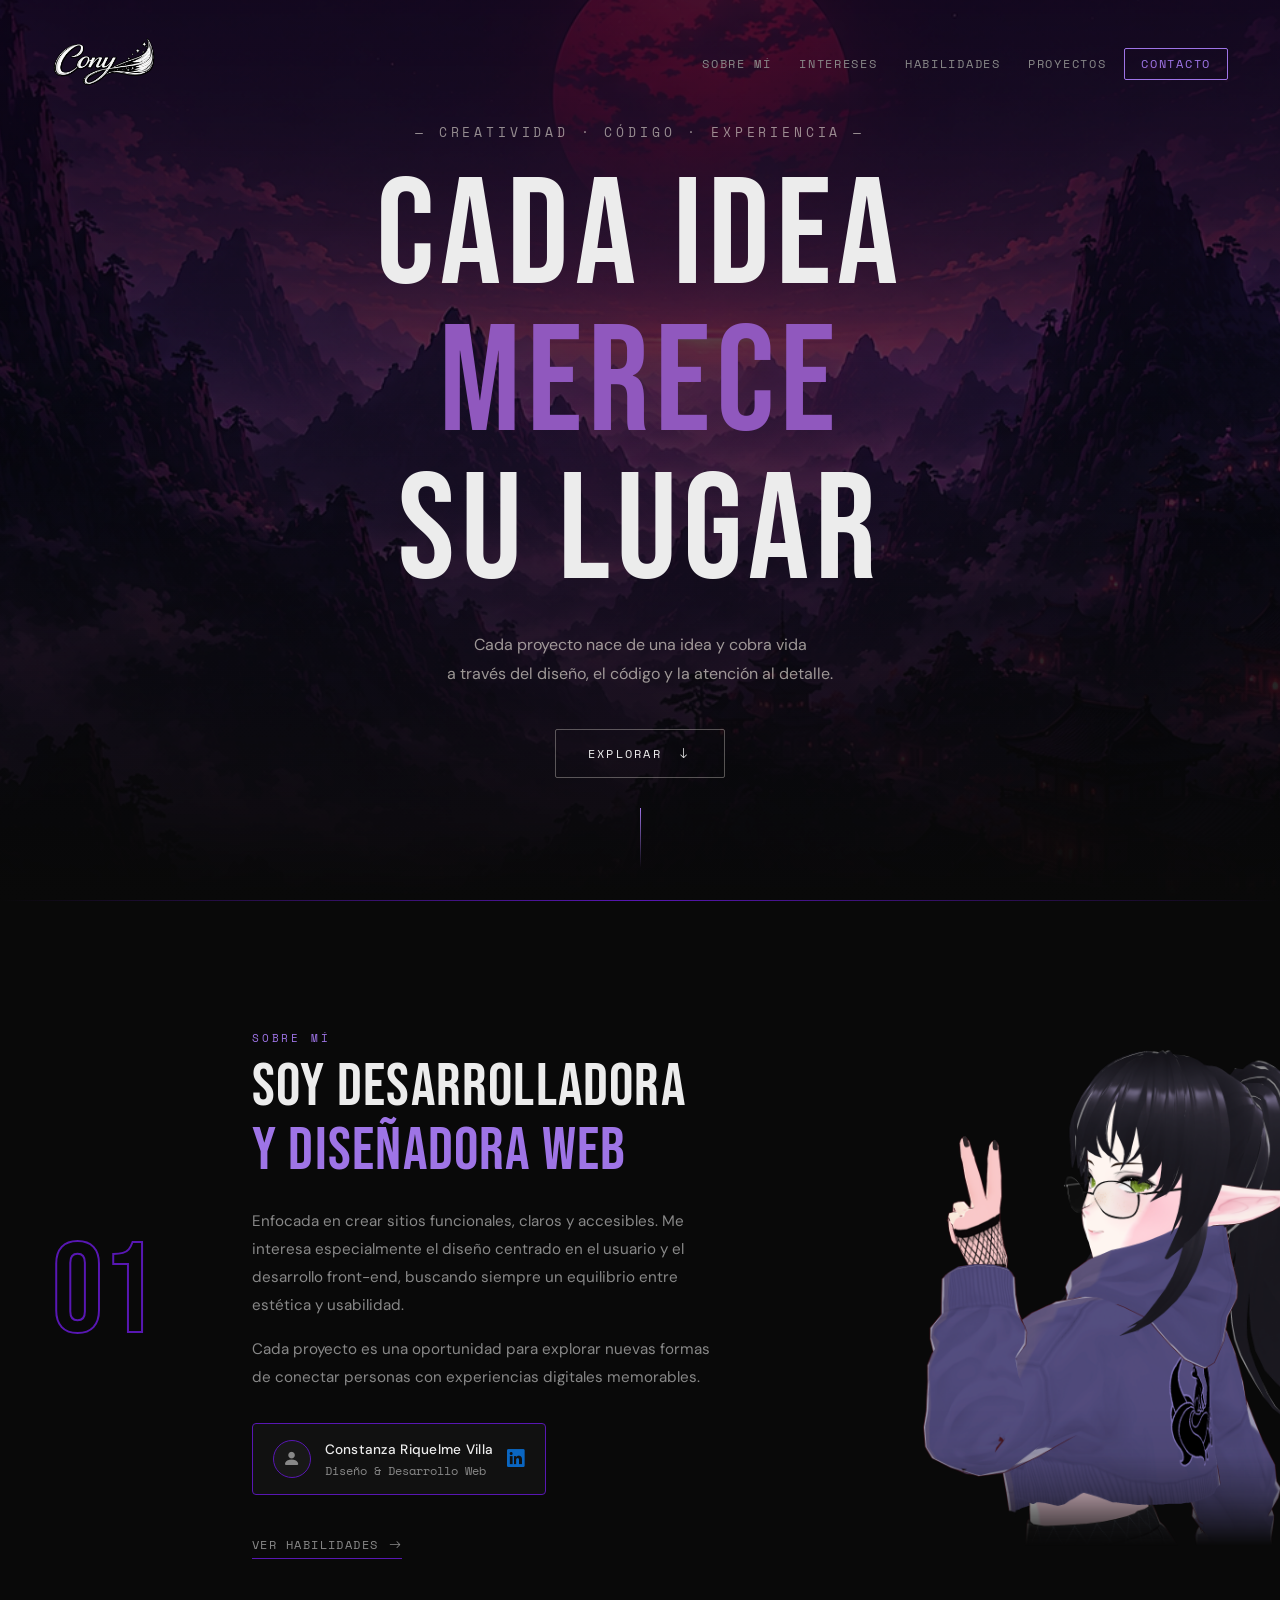
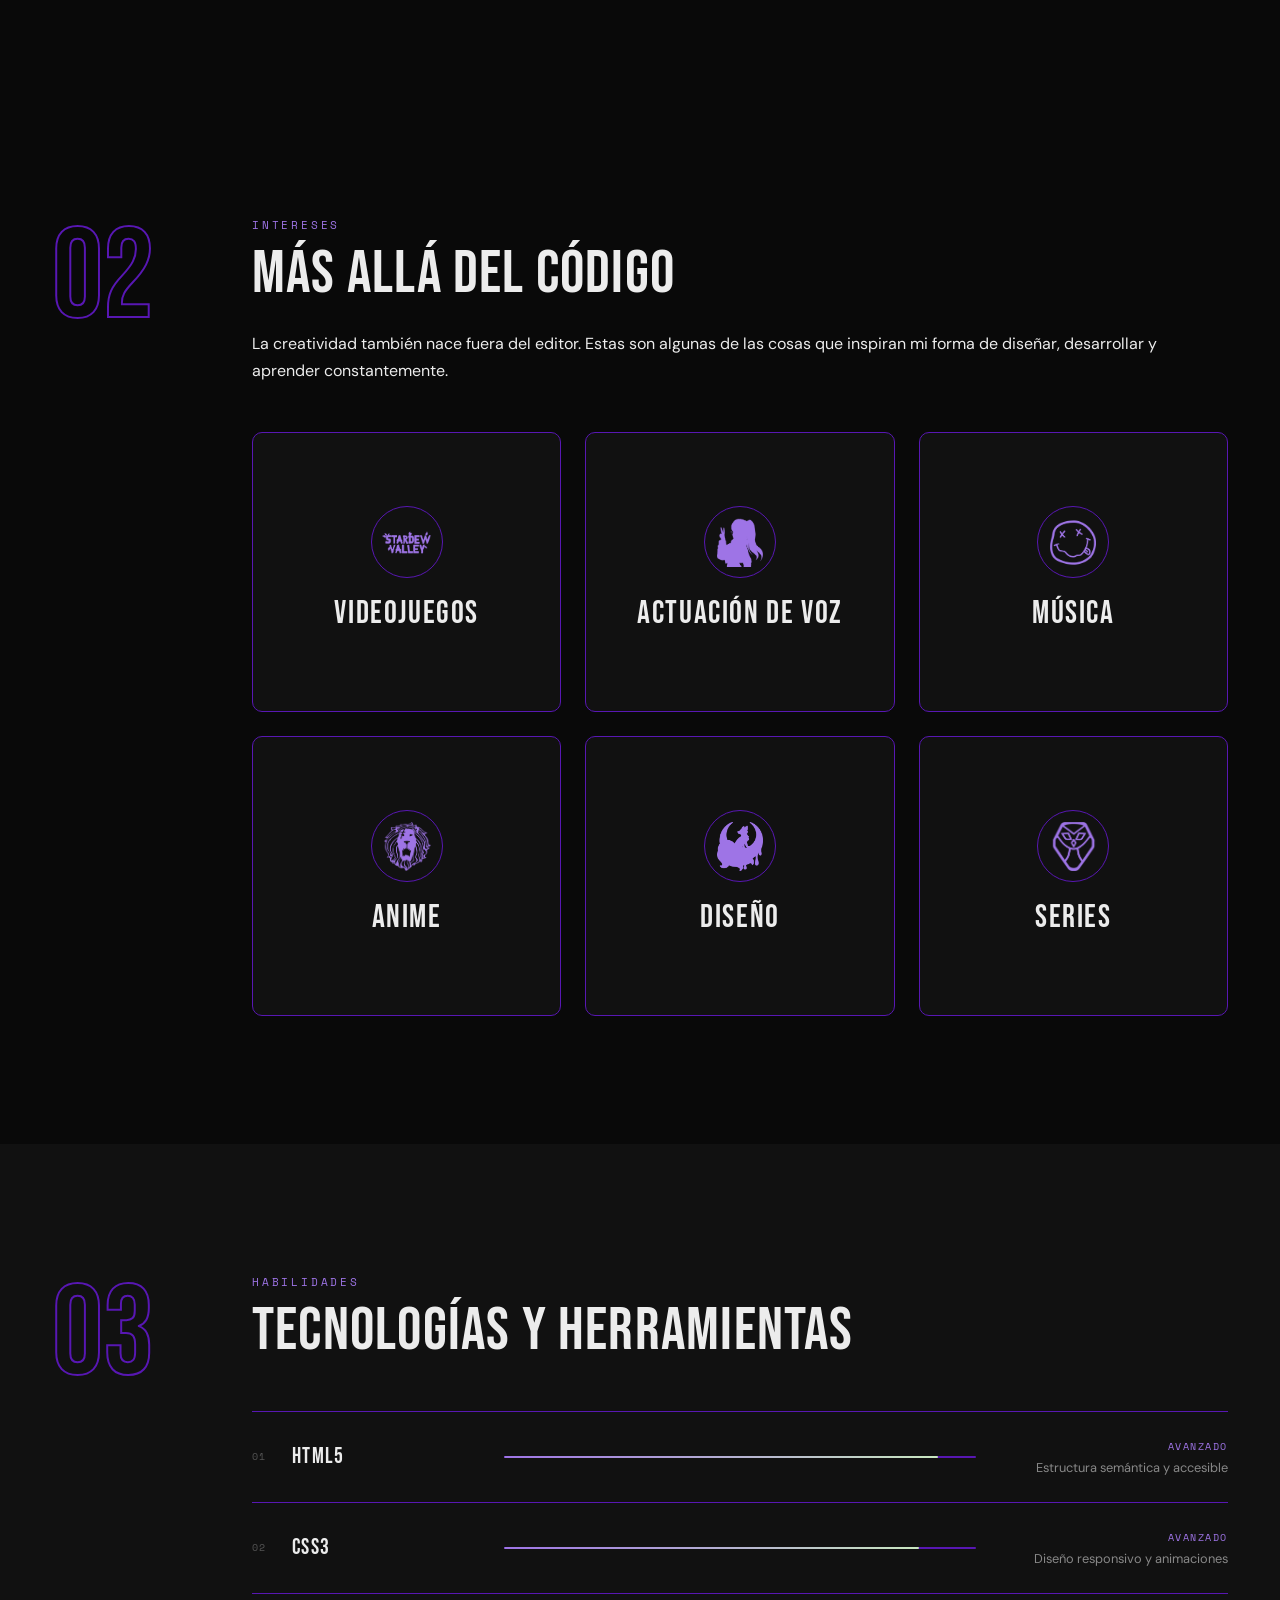
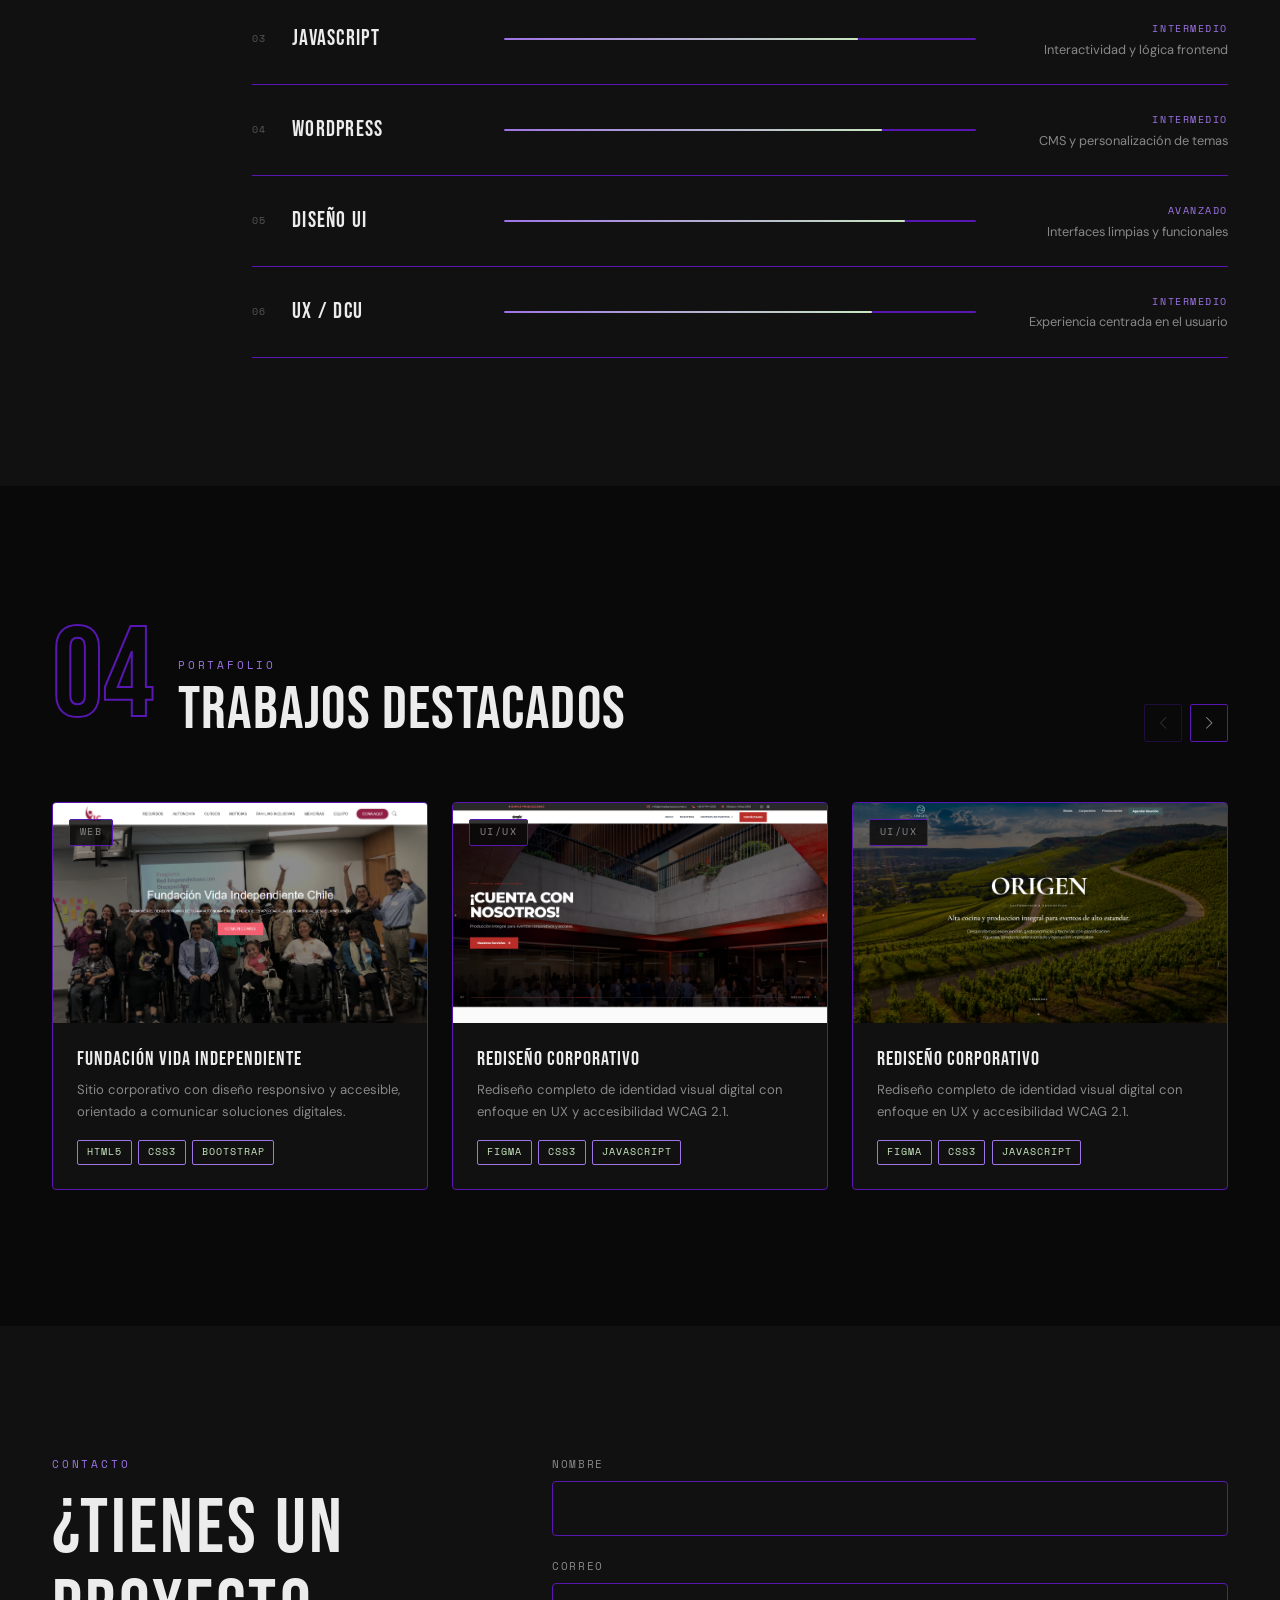
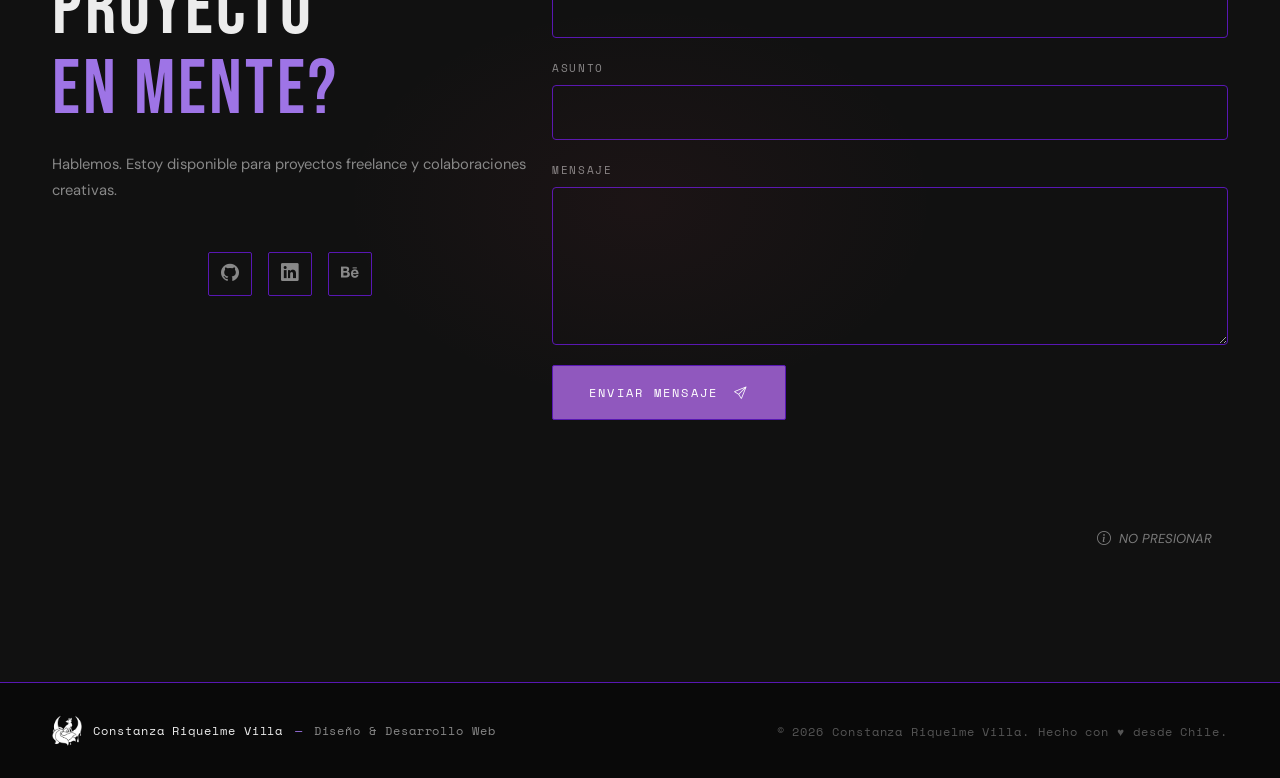
<file: index.html>
<!DOCTYPE html>
<html lang="es-CL">
<head>
  <meta charset="UTF-8" />
  <meta name="viewport" content="width=device-width, initial-scale=1.0" />
  <meta name="description" content="Constanza Riquelme Villa — Diseñadora y Desarrolladora Web. Portfolio profesional de diseño UX/UI y desarrollo frontend." />
  <meta name="author" content="Constanza Riquelme Villa" />
  <meta name="theme-color" content="#0a0a0a" />
  <title>Portafolio — Cony</title>

  <!-- Open Graph / SEO -->
  <meta property="og:type" content="website" />
  <meta property="og:title" content="Constanza Riquelme Villa" />
  <meta property="og:description" content="Creo sitios web funcionales, claros y centrados en la experiencia del usuario." />
  <meta property="og:locale" content="es_CL" />

  <link rel="icon" href="assets/img/zorro_blackedge.png" type="image/png">

  <!-- Bootstrap / Iconos / Fuentes -->
  <link rel="stylesheet" href="https://cdn.jsdelivr.net/npm/bootstrap@5.3.3/dist/css/bootstrap.min.css">
  <link rel="stylesheet" href="https://cdn.jsdelivr.net/npm/bootstrap-icons@1.11.3/font/bootstrap-icons.min.css">
  <link rel="stylesheet" href="https://fonts.googleapis.com/css2?family=Bebas+Neue&family=DM+Sans:ital,wght@0,300;0,400;0,500;1,300&family=Space+Mono:wght@400;700&display=swap">

  <!-- Estilos propios -->
  <link rel="stylesheet" href="assets/css/style.css">
</head>
<body>

  <!-- ===================== SKIP LINK (ACCESIBILIDAD W3C) ===================== -->
  <a href="#main-content" class="skip-link">Saltar al contenido principal</a>

  <!-- ===================== NAVBAR (cargado desde partials/nav.html vía main.js) ===================== -->
  <header role="banner" id="nav-mount"></header>

  <main id="main-content" role="main">

    <!-- ===== HERO / PARALLAX ===== -->
    <section
      id="inicio"
      class="hero-section"
      aria-label="Presentación principal"
    >
      <div class="parallax-bg" aria-hidden="true" id="parallaxBg"></div>
      <div class="hero-overlay" aria-hidden="true"></div>

      <div class="hero-content container text-center">
        <p class="hero-eyebrow">
          <span aria-hidden="true">— </span>CREATIVIDAD · CÓDIGO · EXPERIENCIA<span aria-hidden="true"> —</span>
        </p>

        <h1 class="hero-title" aria-label="Diseño y Desarrollo Web">
          <span class="hero-title-line" aria-hidden="true">CADA IDEA</span>
          <span class="hero-title-line accent" aria-hidden="true">MERECE</span>
          <span class="hero-title-line" aria-hidden="true">SU LUGAR</span>
        </h1>

        <p class="hero-subtitle">
          Cada proyecto nace de una idea y cobra vida <br> a través del diseño, el código y la atención al detalle.
        </p>

        <a href="#sobre-mi" class="btn-hero" aria-label="Explorar mi portfolio y conocer más">
          Explorar
          <i class="bi bi-arrow-down ms-2" aria-hidden="true"></i>
        </a>
      </div>

      <div class="scroll-indicator" aria-hidden="true">
        <span class="scroll-line"></span>
      </div>
    </section>

    <!-- ===== SECCIÓN 01: SOBRE MÍ ===== -->
    <section id="sobre-mi" class="section-sobre py-section" aria-labelledby="h2-sobre">
      <div class="container">
        <div class="row align-items-center gy-5">

          <div class="col-12 col-lg-2 d-flex align-items-start">
            <div class="section-num" aria-hidden="true">01</div>
          </div>

          <div class="col-12 col-lg-5">
            <p class="section-label mb-2" aria-hidden="true">SOBRE MÍ</p>

            <h2 id="h2-sobre" class="section-title mb-4">
              Soy Desarrolladora<br>
              <span class="accent-text">y Diseñadora Web</span>
            </h2>

            <div class="sobre-body">
              <p>Enfocada en crear sitios funcionales, claros y accesibles. Me interesa especialmente el diseño centrado en el usuario y el desarrollo front-end, buscando siempre un equilibrio entre estética y usabilidad.</p>
              <p>Cada proyecto es una oportunidad para explorar nuevas formas de conectar personas con experiencias digitales memorables.</p>
            </div>

            <div class="sobre-links">
              <div class="linkedin-card" role="complementary" aria-label="Perfil profesional">
                <a href="https://www.linkedin.com/in/constanza-riquelme-villa-a9274427a/" class="linkedin-inner" target="_blank" rel="noopener noreferrer">
                  <div class="linkedin-avatar">
                    <i class="bi bi-person-fill"></i>
                  </div>
                  <div class="linkedin-info">
                    <strong>Constanza Riquelme Villa</strong>
                    <span>Diseño &amp; Desarrollo Web</span>
                  </div>
                  <i class="bi bi-linkedin linkedin-icon"></i>
                </a>
              </div>

              <a href="#habilidades" class="link-section">
                Ver habilidades
                <i class="bi bi-arrow-right ms-1"></i>
              </a>
            </div>
          </div>

          <div class="col-12 col-lg-5">
            <div class="about-image">
              <img
                src="assets/img/avatar.png"
                alt="Constanza Riquelme Villa"
              >
            </div>
          </div>

        </div>
      </div>
    </section>

    <!-- ===== SECCIÓN 02: INTERESES ===== -->
    <section id="intereses" class="section-interests py-section" aria-labelledby="h2-intereses">
      <div class="container">
        <div class="row gy-5">

          <div class="col-12 col-lg-2 d-flex align-items-start">
            <div class="section-num" aria-hidden="true">02</div>
          </div>

          <div class="col-12 col-lg-10">
            <p class="section-label mb-2" aria-hidden="true">INTERESES</p>
            <h2 id="h2-intereses" class="section-title mb-4">
              Más allá del código
            </h2>
            <p class="section-intro mb-5">
              La creatividad también nace fuera del editor. Estas son algunas de las cosas que inspiran mi forma de diseñar, desarrollar y aprender constantemente.
            </p>

            <div class="row g-4">

              <div class="col-md-6 col-xl-4">
                <div class="interest-card" style="--hover-color: #17c4b8;">
                  <div class="interest-card-inner">
                    <div class="interest-front">
                      <div class="interest-icon interest-icon--custom" style="--icon-url: url('../img/game.png');">
                        <span class="icon-mask" aria-hidden="true"></span>
                      </div>
                      <h3>Videojuegos</h3>
                    </div>
                    <div class="interest-back">
                      <h4>Videojuegos</h4>
                      <p>Cada juego tiene un mensaje que entregar, y si no es para aprender algo, simplemente me gusta el a veces poder ocupar mi tiempo libre en ellos.</p>
                    </div>
                  </div>
                </div>
              </div>

              <div class="col-md-6 col-xl-4">
                <div class="interest-card" style="--hover-color: #d530db;">
                  <div class="interest-card-inner">
                    <div class="interest-front">
                      <div class="interest-icon interest-icon--custom" style="--icon-url: url('../img/avatar.png');">
                        <span class="icon-mask" aria-hidden="true"></span>
                      </div>
                      <h3>Actuación de voz</h3>
                    </div>
                    <div class="interest-back">
                      <h4>Actuación de voz</h4>
                      <p>Darle mi voz a personajes con los que me identifico, aún que no sea de forma oficial, me permite sentirlos más cerca y propios.</p>
                      <a href="doblaje.html" class="interest-link">Más información</a>
                    </div>
                  </div>
                </div>
              </div>

              <div class="col-md-6 col-xl-4">
                <div class="interest-card" style="--hover-color: #a6db43;">
                  <div class="interest-card-inner">
                    <div class="interest-front">
                      <div class="interest-icon interest-icon--custom" style="--icon-url: url('../img/nirvana.png');">
                        <span class="icon-mask" aria-hidden="true"></span>
                      </div>
                      <h3>Música</h3>
                    </div>
                    <div class="interest-back">
                      <h4>Música</h4>
                      <p>Siempre está presente mientras diseño o desarrollo. Es una parte importante de mi proceso creativo.</p>
                    </div>
                  </div>
                </div>
              </div>

              <div class="col-md-6 col-xl-4">
                <div class="interest-card" style="--hover-color: #c92e57;">
                  <div class="interest-card-inner">
                    <div class="interest-front">
                      <div class="interest-icon interest-icon--custom" style="--icon-url: url('../img/pride.png');">
                        <span class="icon-mask" aria-hidden="true"></span>
                      </div>
                      <h3>Anime</h3>
                    </div>
                    <div class="interest-back">
                      <h4>Anime</h4>
                      <p>Encuentro inspiración en la estética, el arte conceptual y las historias que construyen mundos memorables.</p>
                    </div>
                  </div>
                </div>
              </div>
              
              <div class="col-md-6 col-xl-4">
                <div class="interest-card" style="--hover-color: #9f34e2;">
                  <div class="interest-card-inner">
                    <div class="interest-front">
                      <div class="interest-icon interest-icon--custom" style="--icon-url: url('../img/zorro_blackedge.png');">
                        <span class="icon-mask" aria-hidden="true"></span>
                      </div>
                      <h3>Diseño</h3>
                    </div>
                    <div class="interest-back">
                      <h4>Diseño</h4>
                      <p>Me gusta experimentar y probar nuevas formas de plasmar una idea.</p>
                      <a href="streaming.html" class="interest-link">Más información</a>
                    </div>
                  </div>
                </div>
              </div>

              <div class="col-md-6 col-xl-4">
                <div class="interest-card" style="--hover-color: #eac635;">
                  <div class="interest-card-inner">
                    <div class="interest-front">
                      <div class="interest-icon interest-icon--custom" style="--icon-url: url('../img/toh.png');">
                        <span class="icon-mask" aria-hidden="true"></span>
                      </div>
                      <h3>Series</h3>
                    </div>
                    <div class="interest-back">
                      <h4>Series</h4>
                      <p>Al igual que en el Anime, en series encuentro mi lugar y personajes con los cuales me identifico, permitiéndome ver el mundo de formas distintas.</p>
                    </div>
                  </div>
                </div>
              </div>

            </div>

          </div>
        </div>
      </div>
    </section>

    <!-- ===== SECCIÓN 03: HABILIDADES ===== -->
    <section id="habilidades" class="section-skills py-section" aria-labelledby="h2-habilidades">
      <div class="container">
        <div class="row gy-5">
          <div class="col-12 col-lg-2 d-flex align-items-start">
            <div class="section-num" aria-hidden="true">03</div>
          </div>

          <div class="col-12 col-lg-10">
            <p class="section-label mb-2" aria-hidden="true">HABILIDADES</p>
            <h2 id="h2-habilidades" class="section-title mb-5">
              Tecnologías y Herramientas
            </h2>

            <div class="skills-list" role="list" aria-label="Lista de habilidades técnicas con nivel de dominio">

              <article class="skill-row" role="listitem">
                <div class="skill-meta">
                  <span class="skill-num" aria-hidden="true">01</span>
                  <h3 class="skill-name">HTML5</h3>
                </div>
                <div class="skill-bar-wrap" aria-hidden="true">
                  <div class="skill-bar" data-width="92"></div>
                </div>
                <div class="skill-right">
                  <span class="skill-level">Avanzado</span>
                  <p class="skill-desc">Estructura semántica y accesible</p>
                </div>
              </article>

              <article class="skill-row" role="listitem">
                <div class="skill-meta">
                  <span class="skill-num" aria-hidden="true">02</span>
                  <h3 class="skill-name">CSS3</h3>
                </div>
                <div class="skill-bar-wrap" aria-hidden="true">
                  <div class="skill-bar" data-width="88"></div>
                </div>
                <div class="skill-right">
                  <span class="skill-level">Avanzado</span>
                  <p class="skill-desc">Diseño responsivo y animaciones</p>
                </div>
              </article>

              <article class="skill-row" role="listitem">
                <div class="skill-meta">
                  <span class="skill-num" aria-hidden="true">03</span>
                  <h3 class="skill-name">JavaScript</h3>
                </div>
                <div class="skill-bar-wrap" aria-hidden="true">
                  <div class="skill-bar" data-width="75"></div>
                </div>
                <div class="skill-right">
                  <span class="skill-level">Intermedio</span>
                  <p class="skill-desc">Interactividad y lógica frontend</p>
                </div>
              </article>

              <article class="skill-row" role="listitem">
                <div class="skill-meta">
                  <span class="skill-num" aria-hidden="true">04</span>
                  <h3 class="skill-name">WordPress</h3>
                </div>
                <div class="skill-bar-wrap" aria-hidden="true">
                  <div class="skill-bar" data-width="80"></div>
                </div>
                <div class="skill-right">
                  <span class="skill-level">Intermedio</span>
                  <p class="skill-desc">CMS y personalización de temas</p>
                </div>
              </article>

              <article class="skill-row" role="listitem">
                <div class="skill-meta">
                  <span class="skill-num" aria-hidden="true">05</span>
                  <h3 class="skill-name">Diseño UI</h3>
                </div>
                <div class="skill-bar-wrap" aria-hidden="true">
                  <div class="skill-bar" data-width="85"></div>
                </div>
                <div class="skill-right">
                  <span class="skill-level">Avanzado</span>
                  <p class="skill-desc">Interfaces limpias y funcionales</p>
                </div>
              </article>

              <article class="skill-row" role="listitem">
                <div class="skill-meta">
                  <span class="skill-num" aria-hidden="true">06</span>
                  <h3 class="skill-name">UX / DCU</h3>
                </div>
                <div class="skill-bar-wrap" aria-hidden="true">
                  <div class="skill-bar" data-width="78"></div>
                </div>
                <div class="skill-right">
                  <span class="skill-level">Intermedio</span>
                  <p class="skill-desc">Experiencia centrada en el usuario</p>
                </div>
              </article>

            </div>

          </div>
        </div>
      </div>
    </section>

    <!-- ===== SECCIÓN 04: PROYECTOS ===== -->
    <section id="proyectos" class="section-projects py-section" aria-labelledby="h2-proyectos">
      <div class="container">
        <div class="row align-items-end mb-5">
          <div class="col-auto">
            <div class="section-num" aria-hidden="true">04</div>
          </div>
          <div class="col">
            <p class="section-label mb-1" aria-hidden="true">PORTAFOLIO</p>
            <h2 id="h2-proyectos" class="section-title mb-0">
              Trabajos Destacados
            </h2>
          </div>
          <div class="col-auto d-flex gap-2" role="group" aria-label="Navegación de proyectos">
            <button class="proj-arrow" id="projPrev" aria-label="Proyecto anterior" type="button">
              <i class="bi bi-chevron-left" aria-hidden="true"></i>
            </button>
            <button class="proj-arrow" id="projNext" aria-label="Proyecto siguiente" type="button">
              <i class="bi bi-chevron-right" aria-hidden="true"></i>
            </button>
          </div>
        </div>

        <div class="projects-grid" id="projectsGrid" role="list" aria-label="Proyectos de diseño y desarrollo web">

          <a href="https://vidaindependiente.cl" target="_blank">
            <article class="project-card" role="listitem" tabindex="0">
              <div class="project-img">
                <img src="assets/img/vidaindependiente.cl.png" alt="Fundación Vida Independiente">
                <span class="project-tag">Web</span>
              </div>
              <div class="project-info">
                <h3 class="project-title">Fundación Vida Independiente</h3>
                <p class="project-desc">Sitio corporativo con diseño responsivo y accesible, orientado a comunicar soluciones digitales.</p>
                <div class="project-techs" aria-label="Tecnologías usadas">
                  <span>HTML5</span>
                  <span>CSS3</span>
                  <span>Bootstrap</span>
                </div>
              </div>
            </article>
          </a>

          <a href="https://simpleproducciones.cl" target="_blank">
            <article class="project-card" role="listitem" tabindex="0">
              <div class="project-img">
                <img src="assets/img/iniciosimpleproducciones.png" alt="Rediseño Corporativo">
                <span class="project-tag">UI/UX</span>
              </div>
              <div class="project-info">
                <h3 class="project-title">Rediseño Corporativo</h3>
                <p class="project-desc">Rediseño completo de identidad visual digital con enfoque en UX y accesibilidad WCAG 2.1.</p>
                <div class="project-techs" aria-label="Tecnologías usadas">
                  <span>Figma</span>
                  <span>CSS3</span>
                  <span>JavaScript</span>
                </div>
              </div>
            </article>
          </a>

          <a href="https://gastronomiaorigen.cl" target="_blank">
            <article class="project-card" role="listitem" tabindex="0">
              <div class="project-img">
                <img src="assets/img/iniciogastronomiaorigen.png" alt="Rediseño Corporativo">
                <span class="project-tag">UI/UX</span>
              </div>
              <div class="project-info">
                <h3 class="project-title">Rediseño Corporativo</h3>
                <p class="project-desc">Rediseño completo de identidad visual digital con enfoque en UX y accesibilidad WCAG 2.1.</p>
                <div class="project-techs" aria-label="Tecnologías usadas">
                  <span>Figma</span>
                  <span>CSS3</span>
                  <span>JavaScript</span>
                </div>
              </div>
            </article>
          </a>

          <a href="https://lafabricarental.cl" target="_blank">
            <article class="project-card" role="listitem" tabindex="0">
              <div class="project-img">
                <img src="assets/img/iniciofabricarental.png" alt="Rediseño Corporativo">
                <span class="project-tag">UI/UX</span>
              </div>
              <div class="project-info">
                <h3 class="project-title">Rediseño Corporativo</h3>
                <p class="project-desc">Rediseño completo de identidad visual digital con enfoque en UX y accesibilidad WCAG 2.1.</p>
                <div class="project-techs" aria-label="Tecnologías usadas">
                  <span>Figma</span>
                  <span>CSS3</span>
                  <span>JavaScript</span>
                </div>
              </div>
            </article>
          </a>

          <a href="https://barrancon.cl" target="_blank">
            <article class="project-card" role="listitem" tabindex="0">
              <div class="project-img">
                <img src="assets/img/iniciobarrancon.png" alt="Rediseño Corporativo">
                <span class="project-tag">UI/UX</span>
              </div>
              <div class="project-info">
                <h3 class="project-title">Rediseño Corporativo</h3>
                <p class="project-desc">Rediseño completo de identidad visual digital con enfoque en UX y accesibilidad WCAG 2.1.</p>
                <div class="project-techs" aria-label="Tecnologías usadas">
                  <span>Figma</span>
                  <span>CSS3</span>
                  <span>JavaScript</span>
                </div>
              </div>
            </article>
          </a>

          <a href="https://www.behance.net/constanriquelm3" target="_blank">
            <article class="project-card" role="listitem" tabindex="0">
              <div class="project-img">
                <img src="assets/img/perfilbehance.png" alt="Portfolio Creative">
                <span class="project-tag">CMS</span>
              </div>
              <div class="project-info">
                <h3 class="project-title">Portfolio Creative</h3>
                <p class="project-desc">Portfolio para artista visual con gestión de contenido vía WordPress y tema personalizado.</p>
                <div class="project-techs" aria-label="Tecnologías usadas">
                  <span>WordPress</span>
                  <span>PHP</span>
                  <span>SCSS</span>
                </div>
              </div>
            </article>
          </a>

        </div>
      </div>
    </section>

    <!-- ===== SECCIÓN CONTACTO ===== -->
    <section id="contacto" class="section-contact py-section" aria-labelledby="h2-contacto">
      <div class="container">
        <div class="row gy-5">

          <div class="col-12 col-lg-5">
            <p class="section-label mb-3" aria-hidden="true">CONTACTO</p>
            <h2 id="h2-contacto" class="contact-title">
              ¿Tienes un proyecto<br />
              <span class="accent-text">en mente?</span>
            </h2>
            <p class="contact-sub">
              Hablemos. Estoy disponible para proyectos freelance y colaboraciones creativas.
            </p>

            <nav class="social-nav mt-5" aria-label="Redes sociales">
              <a href="https://github.com/crvilla-dev" target="_blank" rel="noopener noreferrer" aria-label="Perfil de GitHub (abre en nueva pestaña)" class="social-link">
                <i class="bi bi-github" aria-hidden="true"></i>
              </a>
              <a href="https://www.linkedin.com/in/constanza-riquelme-villa-a9274427a/" target="_blank" rel="noopener noreferrer" aria-label="Perfil de LinkedIn (abre en nueva pestaña)" class="social-link">
                <i class="bi bi-linkedin" aria-hidden="true"></i>
              </a>
              <a href="https://www.behance.net/constanriquelm3" target="_blank" rel="noopener noreferrer" aria-label="Portafolio en Behance (abre en nueva pestaña)" class="social-link">
                <i class="bi bi-behance" aria-hidden="true"></i>
              </a>
            </nav>
          </div>

          <div class="col-12 col-lg-7">
            <form
              id="contactForm"
              class="contact-form"
              action="https://formsubmit.co/ajax/consta.riquelmev@duocuc.cl"
              method="POST"
              novalidate
            >
              <input type="hidden" name="_template" value="table">
              <input type="hidden" name="_captcha" value="false">

              <div class="form-row">
                <label for="formName">Nombre</label>
                <input type="text" id="formName" name="Nombre" required autocomplete="name">
              </div>

              <div class="form-row">
                <label for="formEmail">Correo</label>
                <input type="email" id="formEmail" name="Correo" required autocomplete="email">
              </div>

              <div class="form-row">
                <label for="formSubject">Asunto</label>
                <input type="text" id="formSubject" name="Asunto" required>
              </div>

              <div class="form-row">
                <label for="formMessage">Mensaje</label>
                <textarea id="formMessage" name="Mensaje" rows="5" required></textarea>
              </div>

              <button type="submit" class="btn-contact">
                <span class="btn-text">Enviar mensaje</span>
                <i class="bi bi-send ms-2" aria-hidden="true"></i>
              </button>

              <p class="form-status" id="formStatus" role="status" aria-live="polite"></p>
            </form>
          </div>

          <div class="caos-container">

              <button id="boton-caos">
                  <i class="bi bi-info-circle"></i>
                  <span>no presionar</span>
              </button>

              <div id="caos-alerta"></div>

          </div>

        </div>
      </div>
    </section>

  </main>

  <!-- ===================== FOOTER (cargado desde partials/footer.html vía main.js) ===================== -->
  <div id="footer-mount"></div>

  <audio id="cardFlipSound" preload="auto">
    <source src="assets/audio/simple-whoosh.mp3" type="audio/mpeg">
  </audio>

  <a href="#inicio" class="back-to-top" aria-label="Volver al inicio">
    <i class="bi bi-arrow-up"></i>
  </a>

  <!-- Scripts -->
  <script src="https://cdn.jsdelivr.net/npm/bootstrap@5.3.3/dist/js/bootstrap.bundle.min.js"></script>
  <script src="assets/js/main.js"></script>

</body>
</html>
</file>
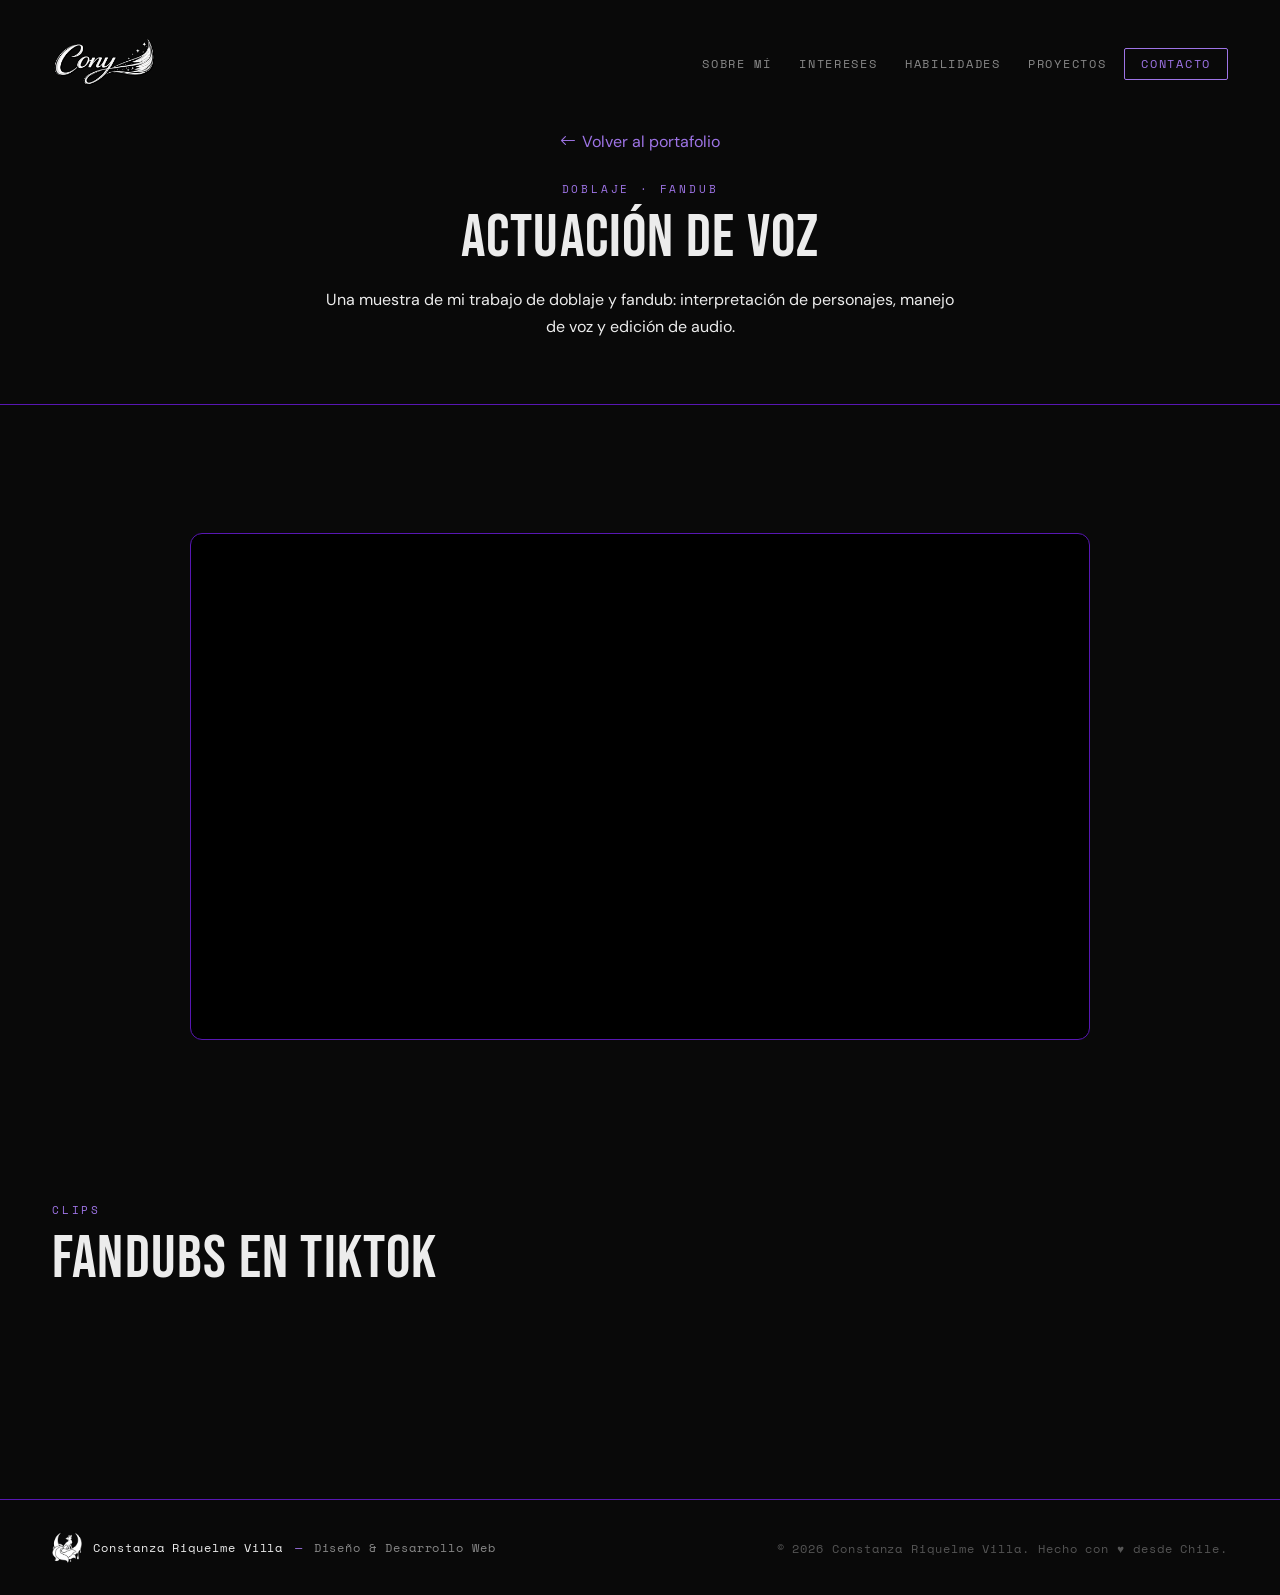
<file: doblaje.html>
<!DOCTYPE html>
<html lang="es-CL">
<head>
  <meta charset="UTF-8" />
  <meta name="viewport" content="width=device-width, initial-scale=1.0" />
  <meta name="description" content="Doblaje y fandub — demo reel y clips de actuación de voz de Constanza Riquelme Villa." />
  <meta name="author" content="Constanza Riquelme Villa" />
  <meta name="theme-color" content="#0a0a0a" />
  <title>Doblaje &amp; Fandub — Cony</title>

  <link rel="icon" href="assets/img/zorro_blackedge.png" type="image/png">

  <link rel="stylesheet" href="https://cdn.jsdelivr.net/npm/bootstrap@5.3.3/dist/css/bootstrap.min.css">
  <link rel="stylesheet" href="https://cdn.jsdelivr.net/npm/bootstrap-icons@1.11.3/font/bootstrap-icons.min.css">
  <link rel="stylesheet" href="https://fonts.googleapis.com/css2?family=Bebas+Neue&family=DM+Sans:ital,wght@0,300;0,400;0,500;1,300&family=Space+Mono:wght@400;700&display=swap">

  <link rel="stylesheet" href="assets/css/style.css">
</head>
<body>

  <a href="#main-content" class="skip-link">Saltar al contenido principal</a>

  <!-- ===================== NAVBAR (cargado desde partials/nav.html vía main.js) ===================== -->
  <header role="banner" id="nav-mount"></header>

  <main id="main-content" role="main">

    <!-- ===== HERO SECUNDARIO ===== -->
    <section class="subpage-hero">
      <div class="container">
        <a href="index.html" class="subpage-back">
          <i class="bi bi-arrow-left" aria-hidden="true"></i> Volver al portafolio
        </a>
        <p class="section-label mb-2" aria-hidden="true">DOBLAJE · FANDUB</p>
        <h1 class="section-title mb-3">Actuación de Voz</h1>
        <p class="section-intro mx-auto" style="max-width: 640px;">
          Una muestra de mi trabajo de doblaje y fandub: interpretación de personajes,
          manejo de voz y edición de audio.
        </p>
      </div>
    </section>

    <!-- ===== DEMO REEL ===== -->
    <section class="demo-reel" aria-label="Demo reel de voz">
      <div class="demo-reel-frame">
        <iframe
          width="900"
          height="506"
          src="https://www.youtube.com/embed/AVcouHalI3Y"
          title="Demo Reel de voz — Constanza Riquelme Villa"
          allow="accelerometer; clipboard-write; encrypted-media; gyroscope; picture-in-picture; web-share"
          referrerpolicy="strict-origin-when-cross-origin"
          allowfullscreen
        ></iframe>
      </div>
    </section>

    <!-- ===== GRILLA DE TIKTOKS ===== -->
    <section class="section-projects py-section" aria-label="Clips de fandub en TikTok">
      <div class="container">
        <p class="section-label mb-2" aria-hidden="true">CLIPS</p>
        <h2 class="section-title mb-5">Fandubs en TikTok</h2>

        <div class="row tiktok-grid">

          <div class="col-md-4 tiktok-item">
            <blockquote class="tiktok-embed"
              cite="https://www.tiktok.com/@zjun_69/video/7379798193078422789"
              data-video-id="7379798193078422789"
              style="max-width: 325px; min-width: 220px;">
              <section></section>
            </blockquote>
          </div>

          <div class="col-md-4 tiktok-item">
            <blockquote class="tiktok-embed"
              cite="https://www.tiktok.com/@zjun_69/video/7354524533044514054"
              data-video-id="7354524533044514054"
              style="max-width: 325px; min-width: 220px;">
              <section></section>
            </blockquote>
          </div>

          <div class="col-md-4 tiktok-item">
            <blockquote class="tiktok-embed"
              cite="https://www.tiktok.com/@zjun_69/video/7345309338824690949"
              data-video-id="7345309338824690949"
              style="max-width: 325px; min-width: 220px;">
              <section></section>
            </blockquote>
          </div>

          <!-- Duplica más .col-md-4.tiktok-item aquí -->

        </div>
      </div>
    </section>

  </main>

  <!-- ===================== FOOTER (cargado desde partials/footer.html vía main.js) ===================== -->
  <div id="footer-mount"></div>

  <a href="#main-content" class="back-to-top" aria-label="Volver arriba">
    <i class="bi bi-arrow-up"></i>
  </a>

  <script src="https://cdn.jsdelivr.net/npm/bootstrap@5.3.3/dist/js/bootstrap.bundle.min.js"></script>
  <script src="assets/js/main.js"></script>
  <!-- Embed oficial de TikTok: una sola vez, sirve para todos los videos de arriba -->
  <script async src="https://www.tiktok.com/embed.js"></script>
</body>
</html>
</file>
<file: assets/css/style.css>
/* ============================================================
   CONSTANZA RIQUELME VILLA — PORTFOLIO DISEÑO & DESARROLLO WEB
   styles.css
   Paleta: charcoal/negro profundo + rosa/magenta accent
   Fuentes: Bebas Neue (display) + DM Sans (body) + Space Mono (code/números)
   Cumple WCAG 2.1 AA — contraste mínimo 4.5:1 en texto normal
   ============================================================ */

/* ===================== CSS CUSTOM PROPERTIES ===================== */
:root {
  /* Colors */
  --color-bg:         #090909;
  --color-surface:    #111111;
  --color-surface-2:  #181818;
  --color-border:     #5817b3;

  --color-text:       #ececec;
  --color-text-muted: #888888;
  --color-text-dim:   #555555;

  --color-accent:     #9e74e6;      /* magenta/rosa hero */
  --color-accent-2:   #c9e7c0;      /* hover accent */
  --color-purple:       #9058be;      /* texto "y Desarrollo" en hero */

  --color-white:      #ffffff;
  --color-black:      #000000;

  /* Typography */
  --font-display:  'Bebas Neue', 'Arial Black', sans-serif;
  --font-body:     'DM Sans', 'Segoe UI', sans-serif;
  --font-mono:     'Space Mono', 'Courier New', monospace;

  /* Spacing */
  --section-py:   clamp(5rem, 10vw, 9rem);
  --container-max: 1200px;

  /* Motion */
  --ease-out:     cubic-bezier(0.16, 1, 0.3, 1);
  --ease-in-out:  cubic-bezier(0.65, 0, 0.35, 1);

  /* Z-index layers */
  --z-nav:        1000;
  --z-hero-moon:  2;
  --z-hero-over:  3;
  --z-hero-cont:  4;
}

/* ===================== RESET & BASE ===================== */
*,
*::before,
*::after {
  box-sizing: border-box;
  margin: 0;
  padding: 0;
}

html {
  scroll-behavior: smooth;
  font-size: 16px;
  -webkit-text-size-adjust: 100%;
}

body {
  background-color: var(--color-bg);
  color: var(--color-text);
  font-family: var(--font-body);
  font-weight: 400;
  line-height: 1.7;
  overflow-x: hidden;
  -webkit-font-smoothing: antialiased;
  -moz-osx-font-smoothing: grayscale;
}

img {
  max-width: 100%;
  height: auto;
  display: block;
}

a {
  color: inherit;
  text-decoration: none;
  transition: color 0.2s ease;
}

button {
  cursor: pointer;
  font-family: var(--font-body);
  border: none;
  background: none;
}

ul, ol {
  list-style: none;
}

/* ===================== ACCESSIBILITY ===================== */

/* Skip link — visible on focus only */
.skip-link {
  position: absolute;
  top: -100%;
  left: 1rem;
  z-index: 9999;
  padding: 0.75rem 1.25rem;
  background: var(--color-accent);
  color: var(--color-white);
  font-family: var(--font-body);
  font-weight: 700;
  font-size: 0.875rem;
  letter-spacing: 0.05em;
  text-transform: uppercase;
  border-radius: 0 0 6px 6px;
  transition: top 0.2s ease;
}
.skip-link:focus {
  top: 0;
  outline: 3px solid var(--color-white);
  outline-offset: 2px;
}

/* Global focus ring — WCAG 2.4.7 */
:focus-visible {
  outline: 2px solid var(--color-accent);
  outline-offset: 3px;
  border-radius: 2px;
}

/* Utility: visually hidden but accessible */
.sr-only {
  position: absolute;
  width: 1px;
  height: 1px;
  padding: 0;
  margin: -1px;
  overflow: hidden;
  clip: rect(0,0,0,0);
  white-space: nowrap;
  border: 0;
}

/* Reduce motion preference */
@media (prefers-reduced-motion: reduce) {
  *, *::before, *::after {
    animation-duration: 0.01ms !important;
    animation-iteration-count: 1 !important;
    transition-duration: 0.01ms !important;
  }
  html { scroll-behavior: auto; }
}

/* ===================== SECTION UTILITY ===================== */
.py-section {
  padding-top: var(--section-py);
  padding-bottom: var(--section-py);
}

.section-label {
  font-family: var(--font-mono);
  font-size: 0.7rem;
  letter-spacing: 0.25em;
  color: var(--color-accent);
  text-transform: uppercase;
}

.section-num {
  font-family: var(--font-display);
  font-size: clamp(5rem, 10vw, 8rem);
  line-height: 1;
  color: transparent;
  -webkit-text-stroke: 2px var(--color-border);
  user-select: none;
  white-space: nowrap;
}

.section-title {
  font-family: var(--font-display);
  font-size: clamp(2.2rem, 5vw, 3.8rem);
  line-height: 1.05;
  letter-spacing: 0.02em;
  text-transform: uppercase;
  color: var(--color-text);
}

.accent-text {
  color: var(--color-accent);
}

.sobre-links{
    display:flex;
    flex-direction:column;
    align-items:flex-start;
    gap:1rem;
}

.linkedin-card{
    width:fit-content;
    max-width:520px;
}

.link-section{
    display:inline-flex;
    align-items:center;
    gap:.4rem;
    margin:0;

    font-family:var(--font-mono);
    font-size:.75rem;
    letter-spacing:.12em;
    text-transform:uppercase;

    color:var(--color-text-muted);
    border-bottom:1px solid var(--color-border);
    padding-bottom:.15rem;

    transition:color .25s ease,border-color .25s ease;
}

/* ===================== NAVBAR ===================== */
.navbar {
  background: rgba(9, 9, 9, 0);
  backdrop-filter: blur(0px);
  padding: 1.5rem 0;
  transition: background 0.4s ease, backdrop-filter 0.4s ease, padding 0.3s ease;
}

.navbar.scrolled {
  background: rgba(9, 9, 9, 0.92);
  backdrop-filter: blur(12px);
  padding: 1rem 0;
  border-bottom: 1px solid var(--color-border);
}

.navbar-brand {
  display: flex;
  align-items: center;
  gap: 0.3rem;
  text-decoration: none;
}

.navbar-logo{
    height:70px;
    width:auto;
    display:block;
    transition:transform .3s ease;
}

.navbar-brand:hover .navbar-logo{
    transform:scale(1.05);
}

.brand-script {
  font-family: 'Bebas Neue', sans-serif;
  font-size: 1.6rem;
  letter-spacing: 0.1em;
  color: var(--color-text);
  line-height: 1;
}

.brand-icon {
  color: var(--color-accent);
  font-size: 0.75rem;
  margin-top: -0.5rem;
}

.nav-link {
  font-family: var(--font-mono);
  font-size: 0.72rem;
  letter-spacing: 0.15em;
  text-transform: uppercase;
  color: var(--color-text-muted) !important;
  padding: 0.4rem 0.6rem !important;
  transition: color 0.2s ease;
  position: relative;
}

.nav-link::after {
  content: '';
  position: absolute;
  bottom: 0;
  left: 0.6rem;
  right: 0.6rem;
  height: 1px;
  background: var(--color-accent);
  transform: scaleX(0);
  transform-origin: left;
  transition: transform 0.3s var(--ease-out);
}

.nav-link:hover::after,
.nav-link:focus-visible::after {
  transform: scaleX(1);
}

.nav-link:hover,
.nav-link:focus-visible {
  color: var(--color-text) !important;
}

.nav-link.nav-cta {
  color: var(--color-accent) !important;
  border: 1px solid var(--color-accent);
  border-radius: 2px;
  padding: 0.35rem 1rem !important;
}
.nav-link.nav-cta:hover,
.nav-link.nav-cta:focus-visible {
  background: var(--color-accent);
  color: var(--color-white) !important;
}
.nav-link.nav-cta::after { display: none; }

/* Mobile toggler */
.navbar-toggler {
  border: none;
  padding: 0.5rem;
  display: flex;
  flex-direction: column;
  gap: 5px;
  background: transparent;
}
.navbar-toggler:focus {
  box-shadow: 0 0 0 2px var(--color-accent);
}

.toggler-bar {
  display: block;
  width: 24px;
  height: 2px;
  background: var(--color-text);
  border-radius: 2px;
  transition: transform 0.3s ease, opacity 0.3s ease;
}

/* Mobile collapse */
@media (max-width: 991.98px) {
  .navbar-collapse {
    background: rgba(9, 9, 9, 0.96);
    border: 1px solid var(--color-border);
    border-radius: 4px;
    padding: 1.5rem;
    margin-top: 1rem;
  }
  .nav-link::after { display: none; }
  .nav-link {
    padding: 0.6rem 0 !important;
    font-size: 0.8rem;
  }
}

/* ===================== HERO ===================== */
.hero-section {
  position: relative;
  height: 100vh;
  min-height: 600px;
  max-height: 1100px;
  display: flex;
  align-items: center;
  justify-content: center;
  overflow: hidden;
}

/* Parallax background */
.parallax-bg {
  position: absolute;
  inset: -20%;
  background:
    url('../img/hero.png') center center / cover no-repeat;
  will-change: transform;
  z-index: 1;
  /* Subtle initial dark treatment */
  filter: brightness(0.45) saturate(1.4);
}

/* Dark overlay with purple tint matching the image */
.hero-overlay {
  position: absolute;
  inset: 0;
  z-index: var(--z-hero-over);
  background: linear-gradient(
    to bottom,
    rgba(20, 5, 30, 0.55) 0%,
    rgba(9, 9, 9, 0.3) 40%,
    rgba(9, 9, 9, 0.75) 80%,
    rgba(9, 9, 9, 1) 100%
  );
}

/* Hero content */
.hero-content {
  position: relative;
  z-index: var(--z-hero-cont);
  padding: 2rem 1rem;
}

.hero-eyebrow {
  font-family: var(--font-mono);
  font-size: clamp(0.62rem, 1.2vw, 0.8rem);
  letter-spacing: 0.3em;
  text-transform: uppercase;
  color: rgba(232, 226, 217, 0.6);
  margin-bottom: 1.5rem;
  animation: fadeUp 1s var(--ease-out) 0.2s both;
}

.hero-title {
  font-family: var(--font-display);
  font-size: clamp(3.8rem, 12vw, 9.5rem);
  line-height: 0.92;
  letter-spacing: 0.04em;
  text-transform: uppercase;
  margin-bottom: 1.8rem;
  display: flex;
  flex-direction: column;
  align-items: center;
  gap: 0.05em;
}

.hero-title-line {
  display: block;
  animation: fadeUp 1s var(--ease-out) both;
}
.hero-title-line:nth-child(1) { animation-delay: 0.35s; }
.hero-title-line:nth-child(2) { animation-delay: 0.5s; color: var(--color-purple); }
.hero-title-line:nth-child(3) { animation-delay: 0.65s; }

.hero-subtitle {
  font-size: clamp(0.85rem, 1.8vw, 1rem);
  color: rgba(232, 226, 217, 0.65);
  line-height: 1.8;
  margin-bottom: 2.5rem;
  animation: fadeUp 1s var(--ease-out) 0.8s both;
}

/* Hero CTA button */
.btn-hero {
  display: inline-flex;
  align-items: center;
  gap: 0.5rem;
  font-family: var(--font-mono);
  font-size: 0.72rem;
  letter-spacing: 0.2em;
  text-transform: uppercase;
  color: var(--color-text);
  border: 1px solid #e8e2d959;
  padding: 0.85rem 2rem;
  border-radius: 2px;
  transition: background 0.3s ease, border-color 0.3s ease, color 0.3s ease, transform 0.2s ease;
  animation: fadeUp 1s var(--ease-out) 1s both;
}
.btn-hero:hover,
.btn-hero:focus-visible {
  background: var(--color-accent);
  border-color: var(--color-accent);
  color: var(--color-white);
  transform: translateY(-2px);
}

/* Scroll indicator */
.scroll-indicator {
  position: absolute;
  bottom: 2rem;
  left: 50%;
  transform: translateX(-50%);
  z-index: var(--z-hero-cont);
  display: flex;
  flex-direction: column;
  align-items: center;
  animation: fadeIn 1.5s ease 1.5s both;
}

.scroll-line {
  display: block;
  width: 1px;
  height: 60px;
  background: linear-gradient(to bottom, var(--color-accent), transparent);
  animation: scrollPulse 2s ease-in-out infinite;
}

/* ===================== SOBRE MÍ ===================== */
.section-sobre {
  background: var(--color-bg);
  position: relative;
}
.section-sobre::before {
  content: '';
  position: absolute;
  top: 0;
  left: 0;
  right: 0;
  height: 1px;
  background: linear-gradient(90deg, transparent, var(--color-border), transparent);
}

.sobre-body {
  color: var(--color-text-muted);
  font-size: 0.95rem;
  line-height: 1.85;
  max-width: 600px;
  margin-bottom: 2rem;
}
.sobre-body p + p {
  margin-top: 1rem;
}

/* LinkedIn card */
.linkedin-card {
  display: inline-block;
  margin-bottom: 1.5rem;
}

.linkedin-inner {
  display: flex;
  align-items: center;
  gap: 0.85rem;
  background: var(--color-surface);
  border: 1px solid var(--color-border);
  border-radius: 4px;
  padding: 0.85rem 1.25rem;
  transition: border-color 0.25s ease, background 0.25s ease;
}
.linkedin-inner:hover,
.linkedin-inner:focus-visible {
  border-color: var(--color-accent);
  background: var(--color-surface-2);
}

.linkedin-avatar {
  width: 38px;
  height: 38px;
  border-radius: 50%;
  background: var(--color-surface-2);
  display: flex;
  align-items: center;
  justify-content: center;
  color: var(--color-text-muted);
  font-size: 1.1rem;
  border: 1px solid var(--color-border);
  flex-shrink: 0;
}

.linkedin-info {
  display: flex;
  flex-direction: column;
}
.linkedin-info strong {
  font-size: 0.85rem;
  font-weight: 500;
  color: var(--color-text);
  letter-spacing: 0.02em;
}
.linkedin-info span {
  font-size: 0.72rem;
  color: var(--color-text-muted);
  font-family: var(--font-mono);
}

.linkedin-icon {
  color: #0a66c2;
  font-size: 1.1rem;
  margin-left: auto;
}

/* ==================================================
   IMAGEN SOBRE MÍ
================================================== */

.about-image-col{
    display:flex;
    align-items:center;
    justify-content:flex-end;
}

.about-image{
    width:100%;
    display:flex;
    justify-content:flex-end;
    align-items:flex-end;
    overflow:visible;
}

.about-image img{
    display:block;

    width:100%;
    max-width:680px;
    height:auto;

    object-fit:contain;

    user-select:none;
    pointer-events:none;

    transition:transform .35s ease;

    /* Posición */
    transform:translateX(100px);

    /* Difuminado inferior */
    -webkit-mask-image:linear-gradient(
        to bottom,
        rgba(0,0,0,1) 0%,
        rgba(0,0,0,1) 72%,
        rgba(0,0,0,.95) 82%,
        rgba(0,0,0,.65) 90%,
        rgba(0,0,0,.30) 96%,
        rgba(0,0,0,0) 100%
    );

    mask-image:linear-gradient(
        to bottom,
        rgba(0,0,0,1) 0%,
        rgba(0,0,0,1) 72%,
        rgba(0,0,0,.95) 82%,
        rgba(0,0,0,.65) 90%,
        rgba(0,0,0,.30) 96%,
        rgba(0,0,0,0) 100%
    );
}

.about-image img:hover{
    transform:translateX(220px) translateY(-8px);
}

/* ==========================
   RESPONSIVE
========================== */

@media (max-width:1400px){

    .about-image img{
        max-width:600px;
        transform:translateX(170px);
    }

    .about-image img:hover{
        transform:translateX(170px) translateY(-8px);
    }

}

@media (max-width:1200px){

    .about-image img{
        max-width:520px;
        transform:translateX(90px);
    }

    .about-image img:hover{
        transform:translateX(90px) translateY(-8px);
    }

}

@media (max-width:991.98px){

    .about-image-col{
        justify-content:center;
        margin-top:3rem;
    }

    .about-image{
        justify-content:center;
    }

    .about-image img{

        width:80%;
        max-width:430px;

        transform:none;

        -webkit-mask-image:none;
        mask-image:none;

    }

    .about-image img:hover{
        transform:translateY(-8px);
    }

}

@media (max-width:576px){

    .about-image img{
        width:100%;
        max-width:320px;
    }

}

/*==================================================
INTEREST CARDS
==================================================*/

.interest-card{

    height:280px;
    perspective:1200px;
    cursor:pointer;

    --hover-color: var(--color-accent);

}

.interest-card-inner{

    position:relative;
    width:100%;
    height:100%;

    transform-style:preserve-3d;
    transition:transform .8s cubic-bezier(.2,.8,.2,1);

}

.interest-card.is-flipped .interest-card-inner{

    transform:rotateY(180deg);

}

.interest-front,
.interest-back{

    position:absolute;
    inset:0;

    display:flex;
    flex-direction:column;
    justify-content:center;
    align-items:center;

    padding:2rem;

    background:var(--color-surface);

    border:1px solid var(--color-border);
    border-radius:10px;

    backface-visibility:hidden;

    transition:border-color .35s ease, box-shadow .35s ease;

}

.interest-front{

    gap:1.25rem;

}

.interest-front h3{

    font-family:var(--font-display);
    font-size:2rem;
    font-weight:400;
    text-transform:uppercase;
    letter-spacing:.05em;

    text-align:center;
    line-height:1;

}

.interest-back{

    transform:rotateY(180deg);
    text-align:center;

}

.interest-back h4{

    font-family:var(--font-display);
    font-size:1.6rem;
    letter-spacing:.04em;
    text-transform:uppercase;

    color:var(--color-accent);

    margin-bottom:1rem;

}
.interest-card:hover .interest-back h4 {
  color: var(--hover-color);
  transition: color 0.35s ease;
}

.interest-back p{

    margin:0;

    color:var(--color-text-muted);
    line-height:1.8;
}

.interest-icon{

    width:72px;
    height:72px;

    display:flex;
    align-items:center;
    justify-content:center;

    border-radius:50%;
    border:1px solid var(--color-border);

    color:var(--color-accent);

    font-size:2rem;
}
.interest-card:hover .interest-icon {
  border-color: var(--hover-color);
  box-shadow: 0 0 12px var(--hover-color);

  transition:border-color .35s ease, box-shadow .35s ease;
}

.interest-icon--custom .icon-mask {
  display: block;
  width: 70%;
  height: 70%;

  background-color: var(--color-accent);

  -webkit-mask-image: var(--icon-url);
  mask-image: var(--icon-url);
  -webkit-mask-size: contain;
  mask-size: contain;
  -webkit-mask-repeat: no-repeat;
  mask-repeat: no-repeat;
  -webkit-mask-position: center;
  mask-position: center;

  transition: background-color 0.35s ease;
}

.interest-card:hover .interest-icon--custom .icon-mask {
  background-color: var(--hover-color);
}

.interest-icon--custom {
  overflow: hidden;
}
.interest-icon--custom img {
  width: 100%;
  height: 100%;
  object-fit: contain;
  padding: 0.5rem;
}

/* Hover: ya NO voltea, solo resalta el borde con color neón */
.interest-card:hover .interest-front,
.interest-card:hover .interest-back{

    border-color:var(--hover-color);
    box-shadow:0 0 14px var(--hover-color), 0 0 2px var(--hover-color) inset;

}

/* Colores neón por tarjeta, según su orden en la grilla */
.section-interests .row.g-4 > div:nth-child(1) .interest-card{ --hover-color:#17c4b8; } /* Videojuegos */
.section-interests .row.g-4 > div:nth-child(2) .interest-card{ --hover-color:#d530db; } /* Actuación de voz */
.section-interests .row.g-4 > div:nth-child(3) .interest-card{ --hover-color:#a6db43; } /* Música */
.section-interests .row.g-4 > div:nth-child(4) .interest-card{ --hover-color:#9f34e2; } /* Diseño */
.section-interests .row.g-4 > div:nth-child(5) .interest-card{ --hover-color:#c92e57; } /* Anime */
.section-interests .row.g-4 > div:nth-child(6) .interest-card{ --hover-color:#eac635; } /* Series */

@media (max-width:991px){

    .interest-card{

        height:240px;

    }

}

.interest-link {
  display: inline-flex;
  align-items: center;
  gap: 0.4rem;
  margin-top: 0.75rem;
  padding: 0.45rem 1.1rem;
  border: 1px solid var(--hover-color, var(--color-accent));
  border-radius: 999px;
  color: var(--hover-color, var(--color-accent));
  font-size: 0.85rem;
  font-weight: 600;
  text-decoration: none;
  transition: background-color 0.25s ease, color 0.25s ease;
}

.interest-link:hover,
.interest-link:focus-visible {
  background-color: var(--hover-color, var(--color-accent));
  color: #0a0a0a; /* ajusta al color de fondo de tus tarjetas si no es este */
}

.interest-link i {
  transition: transform 0.25s ease;
}
.interest-link:hover i {
  transform: translateX(3px);
}


/* ===================== HABILIDADES ===================== */
.section-skills {
  background: var(--color-surface);
  position: relative;
}

.skills-list {
  display: flex;
  flex-direction: column;
  gap: 0;
}

.skill-row {
  display: grid;
  grid-template-columns: 220px 1fr 220px;
  align-items: center;
  gap: 2rem;
  padding: 1.6rem 0;
  border-bottom: 1px solid var(--color-border);
  transition: background 0.2s ease;
}
.skill-row:first-child { border-top: 1px solid var(--color-border); }

.skill-row:hover {
  background: #44a3c80a;
  padding-left: 0.5rem;
  padding-right: 0.5rem;
  border-radius: 2px;
}

.skill-meta {
  display: flex;
  align-items: center;
  gap: 1rem;
}

.skill-num {
  font-family: var(--font-mono);
  font-size: 0.65rem;
  color: var(--color-text-dim);
  letter-spacing: 0.1em;
  min-width: 1.5rem;
}

.skill-name {
  font-family: var(--font-display);
  font-size: 1.35rem;
  letter-spacing: 0.06em;
  text-transform: uppercase;
  color: var(--color-text);
  margin: 0;
  font-weight: 400;
}

/* Progress bar */
.skill-bar-wrap {
  height: 2px;
  background: var(--color-border);
  border-radius: 2px;
  overflow: hidden;
  position: relative;
}

.skill-bar {
  height: 100%;
  width: 0;           /* animated via JS */
  background: linear-gradient(90deg, var(--color-accent), var(--color-accent-2));
  border-radius: 2px;
  transition: width 1.2s var(--ease-out);
}

.skill-right {
  text-align: right;
}

.skill-level {
  font-family: var(--font-mono);
  font-size: 0.65rem;
  letter-spacing: 0.15em;
  text-transform: uppercase;
  color: var(--color-accent);
  display: block;
  margin-bottom: 0.2rem;
}

.skill-desc {
  font-size: 0.8rem;
  color: var(--color-text-muted);
  margin: 0;
  line-height: 1.4;
}

/* Responsive skills */
@media (max-width: 900px) {
  .skill-row {
    grid-template-columns: 1fr 1fr;
    grid-template-rows: auto auto;
    gap: 0.75rem;
  }
  .skill-bar-wrap {
    grid-column: 1 / -1;
  }
  .skill-right {
    text-align: left;
  }
}

@media (max-width: 576px) {
  .skill-row {
    grid-template-columns: 1fr;
    gap: 0.5rem;
  }
}

/* ===================== PROYECTOS ===================== */
.section-projects {
  background: var(--color-bg);
}

/* Arrow buttons */
.proj-arrow {
  width: 38px;
  height: 38px;
  border: 1px solid var(--color-border);
  border-radius: 2px;
  color: var(--color-text-muted);
  display: flex;
  align-items: center;
  justify-content: center;
  transition: border-color 0.2s ease, color 0.2s ease, background 0.2s ease;
  font-size: 0.9rem;
}
.proj-arrow:hover,
.proj-arrow:focus-visible {
  border-color: var(--color-accent);
  color: var(--color-accent);
  background: #c8445a14;
}

/* Projects grid — CARRUSEL */
.projects-grid {
  display: flex;
  gap: 1.5rem;
  overflow-x: auto;
  scroll-snap-type: x mandatory;
  scroll-behavior: smooth;
  -webkit-overflow-scrolling: touch;
  padding-top: 0.75rem;
  padding-bottom: 0.5rem;
  scrollbar-width: none;
}
.projects-grid::-webkit-scrollbar {
  display: none;
}

.projects-grid > a {
  flex: 0 0 calc((100% - 2 * 1.5rem) / 3); /* 3 cards visibles en desktop */
  min-width: 280px;
  scroll-snap-align: start;
}

@media (max-width: 1199.98px) {
  .projects-grid > a {
    flex: 0 0 calc((100% - 1.5rem) / 2); /* 2 cards en tablet */
  }
}

@media (max-width: 576px) {
  .projects-grid > a {
    flex: 0 0 85%; /* 1 card + "peek" del siguiente, en mobile */
  }
}

/* Flechas deshabilitadas en los extremos del scroll */
.proj-arrow.is-disabled {
  opacity: 0.3;
  cursor: default;
}

/* Project card */
.project-card {
  background: var(--color-surface);
  border: 1px solid var(--color-border);
  border-radius: 4px;
  overflow: hidden;
  transition: border-color 0.3s ease, transform 0.3s var(--ease-out), box-shadow 0.3s ease;
  cursor: pointer;
}

.project-card:hover,
.project-card:focus-visible {
  border-color: var(--color-accent);
  transform: translateY(-6px);
  box-shadow: 0 24px 48px #00000080;
  outline: none;
}

.project-img{

    position:relative;

    height:220px;

    overflow:hidden;

}

.project-img img{

    width:100%;

    height:100%;

    object-fit:cover;

    display:block;

}

.project-tag{

    position:absolute;

    top:1rem;

    left:1rem;

}

.project-tag {
  font-family: var(--font-mono);
  font-size: 0.62rem;
  letter-spacing: 0.15em;
  text-transform: uppercase;
  background: #090909d2;
  color: var(--color-text-muted);
  border: 1px solid var(--color-border);
  padding: 0.25rem 0.6rem;
  border-radius: 2px;
}

.project-info {
  padding: 1.5rem;
}

.project-title {
  font-family: var(--font-display);
  font-size: 1.25rem;
  letter-spacing: 0.05em;
  text-transform: uppercase;
  color: var(--color-text);
  margin: 0 0 0.5rem;
  font-weight: 400;
}

.project-desc {
  font-size: 0.82rem;
  color: var(--color-text-muted);
  line-height: 1.7;
  margin: 0 0 1rem;
}

.project-techs {
  display: flex;
  flex-wrap: wrap;
  gap: 0.4rem;
}
.project-techs span {
  font-family: var(--font-mono);
  font-size: 0.62rem;
  letter-spacing: 0.1em;
  text-transform: uppercase;
  color: #c9e7c0;
  border: 1px solid var(--color-accent);
  padding: 0.2rem 0.55rem;
  border-radius: 2px;
}

/* ===================== CONTACTO ===================== */
.section-contact {
  background: var(--color-surface);
  position: relative;
  overflow: hidden;
}

/* Decorative background glow */
.section-contact::before {
  content: '';
  position: absolute;
  top: 50%;
  left: 50%;
  transform: translate(-50%, -50%);
  width: 600px;
  height: 400px;
  background: radial-gradient(ellipse, #c8445a0f 0%, transparent 70%);
  pointer-events: none;
}

.contact-title {
  font-family: var(--font-display);
  font-size: clamp(2.5rem, 6vw, 5rem);
  line-height: 1.05;
  letter-spacing: 0.04em;
  text-transform: uppercase;
  color: var(--color-text);
  margin-bottom: 1.25rem;
}

.contact-sub {
  font-size: 0.92rem;
  color: var(--color-text-muted);
  line-height: 1.8;
  margin-bottom: 2.5rem;
}

.btn-contact {
  display: inline-flex;
  align-items: center;
  gap: 0.5rem;
  font-family: var(--font-mono);
  font-size: 0.78rem;
  letter-spacing: 0.18em;
  text-transform: uppercase;
  color: var(--color-white);
  background: var(--color-purple);
  border: 1px solid var(--color-border);
  padding: 1rem 2.25rem;
  border-radius: 2px;
  transition: background 0.3s ease, transform 0.2s ease, box-shadow 0.3s ease;
}
.btn-contact:hover,
.btn-contact:focus-visible {
  background: var(--color-accent);
  border-color: var(--color-border) !important;
  transform: translateY(-2px);
  box-shadow: 0 12px 32px #8d44c859;
  color: var(--color-white);
}

/* Social links */
.social-nav {
  display: flex;
  justify-content: center;
  gap: 1rem;
}

.social-link {
  width: 44px;
  height: 44px;
  border: 1px solid var(--color-border);
  border-radius: 2px;
  display: flex;
  align-items: center;
  justify-content: center;
  font-size: 1.1rem;
  color: var(--color-text-muted);
  transition: border-color 0.25s ease, color 0.25s ease, background 0.25s ease;
}
.social-link:hover,
.social-link:focus-visible {
  border-color: var(--color-accent);
  color: var(--color-accent);
  background: #ab6ed314;
}

/* ===================== FOOTER ===================== */
/* ===================== FOOTER ===================== */

.site-footer{

    background:var(--color-bg);

    border-top:1px solid var(--color-border);

    padding:2rem 0;

}

.footer-brand{

    display:flex;

    align-items:center;

    gap:.7rem;

    margin:0;

    font-family:var(--font-mono);

    font-size:.72rem;

    letter-spacing:.08em;

    color:var(--color-text-muted);

}

.footer-logo{

    width:30px;

    height:auto;

    display:block;

    flex-shrink:0;

    transition:transform .3s ease, opacity .3s ease;

}

.footer-brand:hover .footer-logo{

    transform:rotate(-8deg) scale(1.08);

}

.footer-name{

    color:var(--color-text);

}

.footer-separator{

    color:var(--color-accent);

}

.footer-role{

    color:var(--color-text-muted);

}

.footer-copy{

    color:var(--color-text-dim);

}

.footer-copy small{

    font-family:var(--font-mono);

    font-size:.72rem;

    letter-spacing:.08em;

}

.back-to-top{

    position:fixed;

    right:30px;
    bottom:30px;

    width:55px;
    height:55px;

    display:flex;
    justify-content:center;
    align-items:center;

    border-radius:50%;

    background:rgba(17,17,17,.92);

    border:1px solid var(--color-border);

    color:var(--color-text);

    font-size:1.2rem;

    backdrop-filter:blur(12px);

    z-index:9999;

    opacity:0;

    pointer-events:none;

    transform:translateY(20px) scale(.9);

    transition:
        opacity .35s ease,
        transform .35s ease,
        background .35s ease,
        border-color .35s ease,
        color .35s ease;

}

.back-to-top.show{

    opacity:1;

    pointer-events:auto;

    transform:translateY(0) scale(1);

}

.back-to-top:hover{

    transform:translateY(-5px) scale(1.05);

    background:var(--color-accent);

    border-color:var(--color-accent);

    color:#fff;

}

@media (max-width:768px){

    .back-to-top{

        right:20px;
        bottom:20px;

        width:48px;
        height:48px;

        font-size:1rem;

    }

}

/* ===================== ANIMATIONS ===================== */
@keyframes fadeUp {
  from {
    opacity: 0;
    transform: translateY(24px);
  }
  to {
    opacity: 1;
    transform: translateY(0);
  }
}

@keyframes fadeIn {
  from { opacity: 0; }
  to   { opacity: 1; }
}

@keyframes scrollPulse {
  0%, 100% { opacity: 0.4; transform: scaleY(1); }
  50%       { opacity: 1;   transform: scaleY(1.15); }
}

/* Reveal on scroll */
.reveal {
  opacity: 0;
  transform: translateY(32px);
  transition: opacity 0.75s var(--ease-out), transform 0.75s var(--ease-out);
}
.reveal.visible {
  opacity: 1;
  transform: translateY(0);
}
.reveal-delay-1 { transition-delay: 0.1s; }
.reveal-delay-2 { transition-delay: 0.2s; }
.reveal-delay-3 { transition-delay: 0.3s; }
.reveal-delay-4 { transition-delay: 0.4s; }
.reveal-delay-5 { transition-delay: 0.5s; }

/* ===================== BOOTSTRAP OVERRIDES ===================== */
.container {
  max-width: var(--container-max);
}

/* ===================== PRINT ===================== */
@media print {
  .navbar,
  .scroll-indicator,
  .btn-hero,
  .btn-contact,
  .social-nav,
  .back-top { display: none !important; }
  body { background: white; color: black; }
  .hero-section { height: auto; min-height: 0; }
  .parallax-bg { display: none; }
}

/* ===================== FORMULARIO DE CONTACTO ===================== */
.contact-form {
  display: flex;
  flex-direction: column;
  gap: 1.25rem;
}

.form-row {
  display: flex;
  flex-direction: column;
  gap: 0.5rem;
}

.form-row label {
  font-family: var(--font-mono);
  font-size: 0.7rem;
  letter-spacing: 0.15em;
  text-transform: uppercase;
  color: var(--color-text-muted);
}

.form-row input,
.form-row textarea {
  background: var(--color-surface);
  border: 1px solid var(--color-border);
  border-radius: 4px;
  padding: 0.85rem 1rem;
  color: var(--color-text);
  font-family: var(--font-body);
  font-size: 0.95rem;
  resize: vertical;
  transition: border-color 0.25s ease, background 0.25s ease;
}

.form-row input:focus,
.form-row textarea:focus {
  outline: none;
  border-color: var(--color-accent);
  background: var(--color-surface-2);
}

.form-row input:invalid:not(:placeholder-shown),
.form-row textarea:invalid:not(:placeholder-shown) {
  border-color: var(--color-border);
}

.contact-form .btn-contact {
  align-self: flex-start;
  border: 1px solid var(--color-border);
}

.form-status {
  font-family: var(--font-mono);
  font-size: 0.78rem;
  letter-spacing: 0.05em;
  margin: 0;
  min-height: 1.2em;
}
.form-status.success { color: #5fcf80; }
.form-status.error   { color: #e06472; }
.form-status.loading { color: var(--color-text-muted);}

/* ===================================
   BOTÓN DEL CAOS
=================================== */

.caos-container {
    position: relative;
}

#boton-caos {
    margin-top:20px;
    margin-left:auto;
    display:flex;
    align-items:center;
    gap:8px;
    padding:8px 16px;
    background:transparent;
    color:#ffffff71;
    font-size:13px;
    cursor:pointer;
    transition:.3s ease;
    text-transform:uppercase;
    font-style: italic;
}

#boton-caos i {
    font-size:14px;
    line-height:1;
}

#boton-caos span {
    line-height:1;
}

#boton-caos:hover {
    color: #be0404e0;
    transform: scale(1.02);
}

/* ===================================
   ALERTA DEL CAOS
=================================== */

#caos-alerta {
    position: fixed;
    right: 30px;
    bottom: 30px;
    width: 300px;
    background: #111;
    color: white;
    padding: 25px;
    border-radius: 18px;
    z-index: 999999;
    text-align: left;
    box-shadow: 0 10px 35px #00000059;
    display: none;
}

#caos-alerta h2 {
    margin: 0 0 10px;
    font-size: 20px;
}

#caos-alerta p {
    margin: 0;
    font-size: 14px;
    line-height: 1.5;
}

/* ===================================
   EFECTOS CAOS
=================================== */

html.caos-rojo {
    animation: caosRojo .4s infinite alternate;
}


html.caos-morado {
    animation: caosMorado .4s infinite alternate;
}


html.caos-glitch {
    animation: caosGlitch .2s infinite;
}
/* Cambio de tono */

@keyframes caosRojo {
    from {
        filter: hue-rotate(0deg);
    }
    to {
        filter: hue-rotate(90deg);
    }
}

@keyframes caosMorado {

    from {
        filter: hue-rotate(0deg);
    }
    to {
        filter: hue-rotate(-90deg);
    }
}

/* Efecto glitch */

@keyframes caosGlitch {

    0% {
        transform: translateX(0);
    }

    25% {
        transform: translateX(5px);
    }

    50% {
        transform: translateX(-5px);
    }

    75% {
        transform: translateX(3px);
    }

    100% {
        transform: translateX(0);
    }
}

/* ===================================
   PÁGINAS SECUNDARIAS (streaming.html / doblaje.html)
=================================== */

.subpage-hero {
  padding: 8rem 0 3rem;
  text-align: center;
  border-bottom: 1px solid var(--color-border);
}
.subpage-back {
  display: inline-flex;
  align-items: center;
  gap: 0.4rem;
  margin-bottom: 1.5rem;
  color: var(--color-accent);
  text-decoration: none;
}
.subpage-back:hover {
  color: var(--hover-color, var(--color-accent));
}

/* ===================================
   DOBLAJE
=================================== */

.demo-reel {
  text-align: center;
  padding: 8rem 0 2rem 0;
}

.demo-reel-frame {
  width: 100%;
  max-width: min(90vw, 900px);
  aspect-ratio: 16 / 9;
  margin: 0 auto;
  border-radius: 12px;
  overflow: hidden;
  border: 1px solid var(--color-border);
  background: #000;
}

.demo-reel-frame iframe {
  width: 100%;
  height: 100%;
  display: block;
  border: 0;
}

.tiktok-grid .tiktok-item {
  display: flex;
  justify-content: center;
  margin-bottom: 2rem;
}
/* El embed oficial de TikTok trae su propio ancho; esto solo centra la tarjeta */
.tiktok-embed {
  margin: 0 auto !important;
}

/* ===================================
   RESPONSIVE
=================================== */

@media (max-width: 600px) {


    #boton-caos {

        font-size: 12px;

        padding: 7px 14px;

    }

    #caos-alerta {

        right: 15px;

        left: 15px;

        bottom: 20px;

        width: auto;

        padding: 20px;

    }

    #caos-alerta h2 {

        font-size: 18px;

    }

    #caos-alerta p {

        font-size: 13px;

    }
}

@media (max-width: 600px) {
   .demo-reel-frame {
     width: 100%;
     max-width: min(90vw, 520px);
     aspect-ratio: 16 / 9;
     margin: 0 auto;
     border-radius: 12px;
     overflow: hidden;
     border: 1px solid var(--color-border);
     background: #000;
   }
}

::-webkit-scrollbar {
    width: 6px;
}

::-webkit-scrollbar-track {
    background: transparent;
}

::-webkit-scrollbar-thumb {
    background: #5C22C0;
    border-radius: 999px;
}

#wpadminbar {
    display: none !important;
}

html,
body {
    margin: 0 !important;
    padding: 0 !important;
}
</file>
